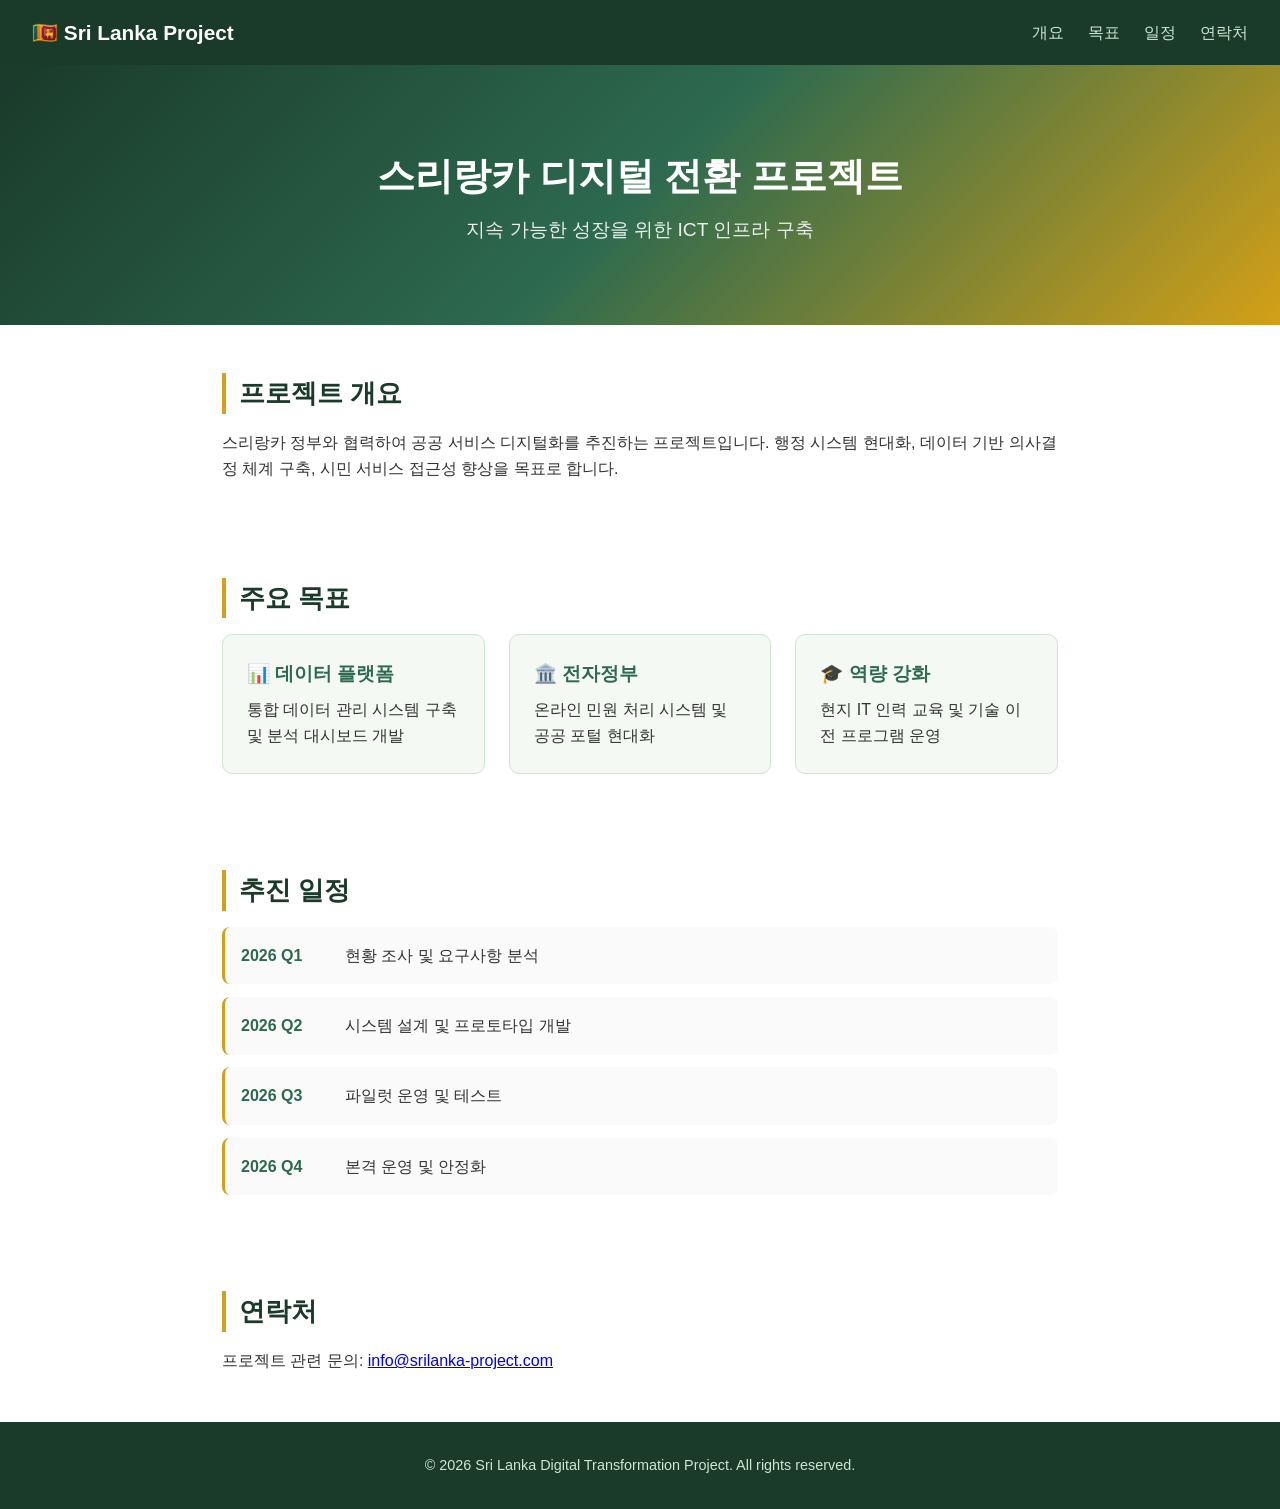
<file: index.html>
<!DOCTYPE html>
<html lang="ko">
<head>
    <meta charset="UTF-8">
    <meta name="viewport" content="width=device-width, initial-scale=1.0">
    <title>Sri Lanka Project</title>
    <link rel="stylesheet" href="style.css">
</head>
<body>
    <header>
        <nav>
            <div class="logo">🇱🇰 Sri Lanka Project</div>
            <ul>
                <li><a href="#overview">개요</a></li>
                <li><a href="#goals">목표</a></li>
                <li><a href="#timeline">일정</a></li>
                <li><a href="#contact">연락처</a></li>
            </ul>
        </nav>
    </header>

    <section class="hero">
        <h1>스리랑카 디지털 전환 프로젝트</h1>
        <p>지속 가능한 성장을 위한 ICT 인프라 구축</p>
    </section>

    <main>
        <section id="overview" class="section">
            <h2>프로젝트 개요</h2>
            <p>스리랑카 정부와 협력하여 공공 서비스 디지털화를 추진하는 프로젝트입니다. 행정 시스템 현대화, 데이터 기반 의사결정 체계 구축, 시민 서비스 접근성 향상을 목표로 합니다.</p>
        </section>

        <section id="goals" class="section">
            <h2>주요 목표</h2>
            <div class="cards">
                <div class="card">
                    <h3>📊 데이터 플랫폼</h3>
                    <p>통합 데이터 관리 시스템 구축 및 분석 대시보드 개발</p>
                </div>
                <div class="card">
                    <h3>🏛️ 전자정부</h3>
                    <p>온라인 민원 처리 시스템 및 공공 포털 현대화</p>
                </div>
                <div class="card">
                    <h3>🎓 역량 강화</h3>
                    <p>현지 IT 인력 교육 및 기술 이전 프로그램 운영</p>
                </div>
            </div>
        </section>

        <section id="timeline" class="section">
            <h2>추진 일정</h2>
            <div class="timeline">
                <div class="timeline-item">
                    <span class="date">2026 Q1</span>
                    <span class="desc">현황 조사 및 요구사항 분석</span>
                </div>
                <div class="timeline-item">
                    <span class="date">2026 Q2</span>
                    <span class="desc">시스템 설계 및 프로토타입 개발</span>
                </div>
                <div class="timeline-item">
                    <span class="date">2026 Q3</span>
                    <span class="desc">파일럿 운영 및 테스트</span>
                </div>
                <div class="timeline-item">
                    <span class="date">2026 Q4</span>
                    <span class="desc">본격 운영 및 안정화</span>
                </div>
            </div>
        </section>

        <section id="contact" class="section">
            <h2>연락처</h2>
            <p>프로젝트 관련 문의: <a href="mailto:info@srilanka-project.com">info@srilanka-project.com</a></p>
        </section>
    </main>

    <footer>
        <p>&copy; 2026 Sri Lanka Digital Transformation Project. All rights reserved.</p>
    </footer>
</body>
</html>
</file>
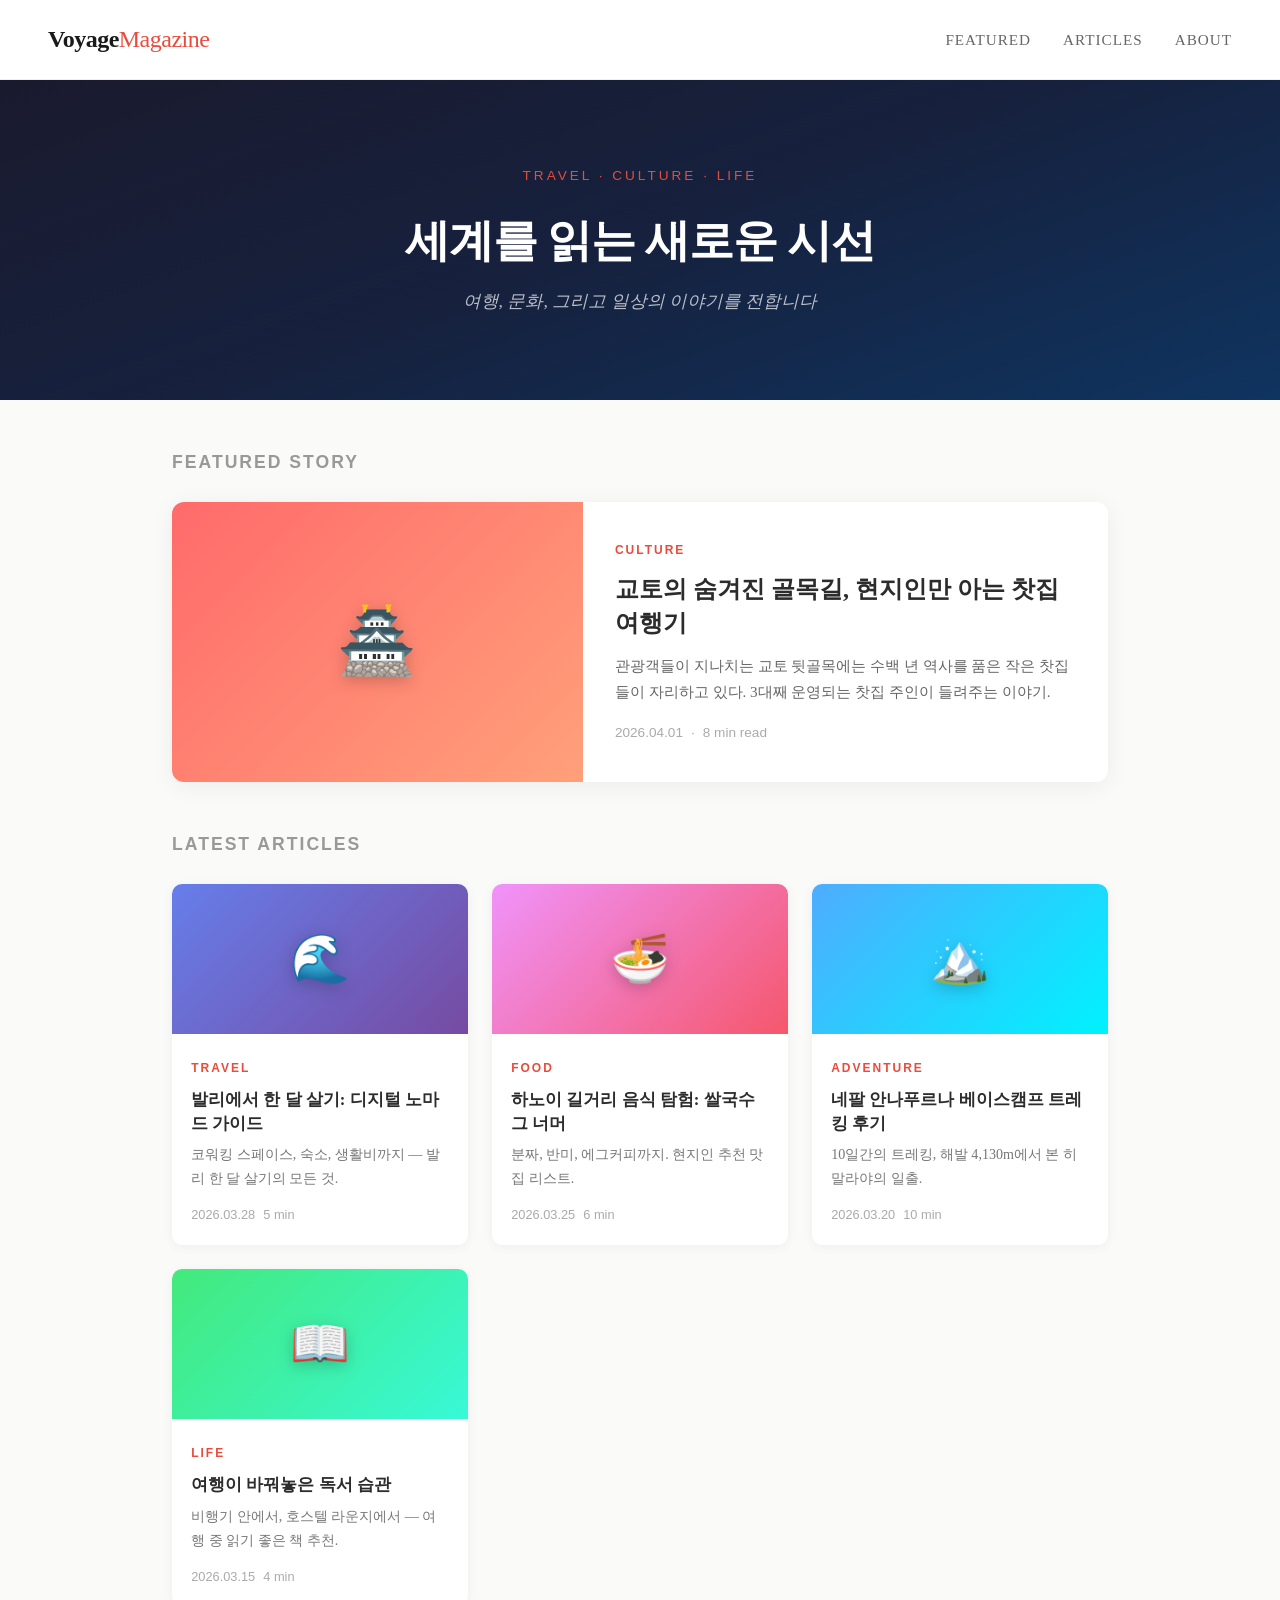
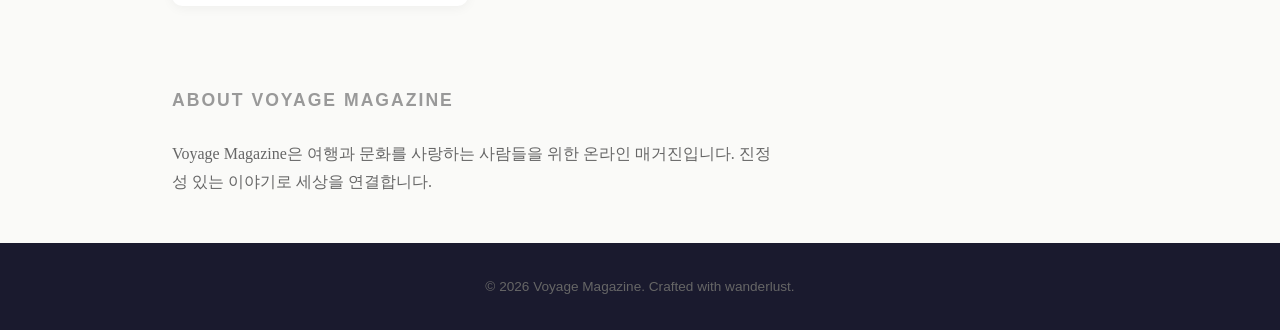
<file: blog.html>
<!DOCTYPE html>
<html lang="ko">
<head>
    <meta charset="UTF-8">
    <meta name="viewport" content="width=device-width, initial-scale=1.0">
    <title>Voyage Magazine</title>
    <link rel="stylesheet" href="blog.css">
</head>
<body>
    <header>
        <nav>
            <div class="logo">Voyage<span>Magazine</span></div>
            <ul>
                <li><a href="#featured">Featured</a></li>
                <li><a href="#articles">Articles</a></li>
                <li><a href="#about">About</a></li>
            </ul>
        </nav>
    </header>

    <section class="hero">
        <div class="hero-overlay">
            <p class="tag">TRAVEL &middot; CULTURE &middot; LIFE</p>
            <h1>세계를 읽는 새로운 시선</h1>
            <p class="subtitle">여행, 문화, 그리고 일상의 이야기를 전합니다</p>
        </div>
    </section>

    <main>
        <section id="featured" class="featured">
            <h2>Featured Story</h2>
            <article class="featured-card">
                <div class="featured-img" style="background: linear-gradient(135deg, #ff6b6b, #ffa07a);">
                    <span class="emoji-art">🏯</span>
                </div>
                <div class="featured-text">
                    <span class="category">CULTURE</span>
                    <h3>교토의 숨겨진 골목길, 현지인만 아는 찻집 여행기</h3>
                    <p>관광객들이 지나치는 교토 뒷골목에는 수백 년 역사를 품은 작은 찻집들이 자리하고 있다. 3대째 운영되는 찻집 주인이 들려주는 이야기.</p>
                    <div class="meta">
                        <span>2026.04.01</span>
                        <span>&middot;</span>
                        <span>8 min read</span>
                    </div>
                </div>
            </article>
        </section>

        <section id="articles" class="articles">
            <h2>Latest Articles</h2>
            <div class="grid">
                <article class="card">
                    <div class="card-img" style="background: linear-gradient(135deg, #667eea, #764ba2);">
                        <span class="emoji-art">🌊</span>
                    </div>
                    <div class="card-body">
                        <span class="category">TRAVEL</span>
                        <h3>발리에서 한 달 살기: 디지털 노마드 가이드</h3>
                        <p>코워킹 스페이스, 숙소, 생활비까지 — 발리 한 달 살기의 모든 것.</p>
                        <div class="meta"><span>2026.03.28</span><span>5 min</span></div>
                    </div>
                </article>

                <article class="card">
                    <div class="card-img" style="background: linear-gradient(135deg, #f093fb, #f5576c);">
                        <span class="emoji-art">🍜</span>
                    </div>
                    <div class="card-body">
                        <span class="category">FOOD</span>
                        <h3>하노이 길거리 음식 탐험: 쌀국수 그 너머</h3>
                        <p>분짜, 반미, 에그커피까지. 현지인 추천 맛집 리스트.</p>
                        <div class="meta"><span>2026.03.25</span><span>6 min</span></div>
                    </div>
                </article>

                <article class="card">
                    <div class="card-img" style="background: linear-gradient(135deg, #4facfe, #00f2fe);">
                        <span class="emoji-art">🏔️</span>
                    </div>
                    <div class="card-body">
                        <span class="category">ADVENTURE</span>
                        <h3>네팔 안나푸르나 베이스캠프 트레킹 후기</h3>
                        <p>10일간의 트레킹, 해발 4,130m에서 본 히말라야의 일출.</p>
                        <div class="meta"><span>2026.03.20</span><span>10 min</span></div>
                    </div>
                </article>

                <article class="card">
                    <div class="card-img" style="background: linear-gradient(135deg, #43e97b, #38f9d7);">
                        <span class="emoji-art">📖</span>
                    </div>
                    <div class="card-body">
                        <span class="category">LIFE</span>
                        <h3>여행이 바꿔놓은 독서 습관</h3>
                        <p>비행기 안에서, 호스텔 라운지에서 — 여행 중 읽기 좋은 책 추천.</p>
                        <div class="meta"><span>2026.03.15</span><span>4 min</span></div>
                    </div>
                </article>
            </div>
        </section>

        <section id="about" class="about">
            <h2>About Voyage Magazine</h2>
            <p>Voyage Magazine은 여행과 문화를 사랑하는 사람들을 위한 온라인 매거진입니다. 진정성 있는 이야기로 세상을 연결합니다.</p>
        </section>
    </main>

    <footer>
        <p>&copy; 2026 Voyage Magazine. Crafted with wanderlust.</p>
    </footer>
</body>
</html>
</file>
<file: style.css>
* {
    margin: 0;
    padding: 0;
    box-sizing: border-box;
}

body {
    font-family: 'Segoe UI', Tahoma, Geneva, Verdana, sans-serif;
    color: #333;
    line-height: 1.6;
}

/* Navigation */
nav {
    display: flex;
    justify-content: space-between;
    align-items: center;
    padding: 1rem 2rem;
    background: #1a3a2a;
    color: #fff;
    position: sticky;
    top: 0;
    z-index: 100;
}

.logo {
    font-size: 1.3rem;
    font-weight: 700;
}

nav ul {
    display: flex;
    list-style: none;
    gap: 1.5rem;
}

nav a {
    color: #cde6d0;
    text-decoration: none;
    transition: color 0.2s;
}

nav a:hover {
    color: #fff;
}

/* Hero */
.hero {
    background: linear-gradient(135deg, #1a3a2a 0%, #2d6a4f 50%, #d4a017 100%);
    color: #fff;
    text-align: center;
    padding: 5rem 2rem;
}

.hero h1 {
    font-size: 2.4rem;
    margin-bottom: 0.5rem;
}

.hero p {
    font-size: 1.2rem;
    opacity: 0.9;
}

/* Sections */
.section {
    max-width: 900px;
    margin: 0 auto;
    padding: 3rem 2rem;
}

.section h2 {
    font-size: 1.6rem;
    color: #1a3a2a;
    margin-bottom: 1rem;
    border-left: 4px solid #d4a017;
    padding-left: 0.8rem;
}

/* Cards */
.cards {
    display: grid;
    grid-template-columns: repeat(auto-fit, minmax(220px, 1fr));
    gap: 1.5rem;
    margin-top: 1rem;
}

.card {
    background: #f4f9f4;
    border: 1px solid #cde6d0;
    border-radius: 10px;
    padding: 1.5rem;
    transition: transform 0.2s, box-shadow 0.2s;
}

.card:hover {
    transform: translateY(-4px);
    box-shadow: 0 6px 20px rgba(0, 0, 0, 0.1);
}

.card h3 {
    margin-bottom: 0.5rem;
    color: #2d6a4f;
}

/* Timeline */
.timeline {
    margin-top: 1rem;
    display: flex;
    flex-direction: column;
    gap: 0.8rem;
}

.timeline-item {
    display: flex;
    align-items: center;
    gap: 1.5rem;
    padding: 1rem;
    background: #fafafa;
    border-radius: 8px;
    border-left: 3px solid #d4a017;
}

.timeline-item .date {
    font-weight: 700;
    color: #2d6a4f;
    min-width: 80px;
}

/* Footer */
footer {
    text-align: center;
    padding: 2rem;
    background: #1a3a2a;
    color: #cde6d0;
    font-size: 0.9rem;
}

/* Responsive */
@media (max-width: 600px) {
    .hero h1 {
        font-size: 1.6rem;
    }

    nav {
        flex-direction: column;
        gap: 0.5rem;
    }

    nav ul {
        gap: 1rem;
        font-size: 0.9rem;
    }
}
</file>
<file: blog.css>
* {
    margin: 0;
    padding: 0;
    box-sizing: border-box;
}

body {
    font-family: 'Georgia', 'Noto Serif KR', serif;
    color: #2c2c2c;
    background: #fafaf8;
    line-height: 1.7;
}

/* Navigation */
nav {
    display: flex;
    justify-content: space-between;
    align-items: center;
    padding: 1.2rem 3rem;
    background: #fff;
    border-bottom: 1px solid #eee;
    position: sticky;
    top: 0;
    z-index: 100;
}

.logo {
    font-size: 1.5rem;
    font-weight: 700;
    color: #1a1a1a;
    letter-spacing: -0.5px;
}

.logo span {
    color: #e74c3c;
    font-weight: 400;
}

nav ul {
    display: flex;
    list-style: none;
    gap: 2rem;
}

nav a {
    color: #666;
    text-decoration: none;
    font-size: 0.95rem;
    text-transform: uppercase;
    letter-spacing: 1px;
    transition: color 0.2s;
}

nav a:hover {
    color: #e74c3c;
}

/* Hero */
.hero {
    background: linear-gradient(160deg, #1a1a2e 0%, #16213e 50%, #0f3460 100%);
    color: #fff;
    min-height: 320px;
    display: flex;
    align-items: center;
    justify-content: center;
}

.hero-overlay {
    text-align: center;
    padding: 4rem 2rem;
}

.hero .tag {
    font-size: 0.85rem;
    letter-spacing: 3px;
    color: #e74c3c;
    margin-bottom: 1rem;
    font-family: sans-serif;
}

.hero h1 {
    font-size: 2.8rem;
    font-weight: 700;
    margin-bottom: 0.5rem;
    letter-spacing: -1px;
}

.hero .subtitle {
    font-size: 1.1rem;
    opacity: 0.7;
    font-style: italic;
}

/* Sections */
main {
    max-width: 1000px;
    margin: 0 auto;
    padding: 0 2rem;
}

h2 {
    font-size: 1.1rem;
    text-transform: uppercase;
    letter-spacing: 2px;
    color: #999;
    margin: 3rem 0 1.5rem;
    font-family: sans-serif;
    font-weight: 600;
}

/* Featured */
.featured-card {
    display: grid;
    grid-template-columns: 1fr 1.2fr;
    gap: 2rem;
    background: #fff;
    border-radius: 12px;
    overflow: hidden;
    box-shadow: 0 4px 24px rgba(0, 0, 0, 0.06);
}

.featured-img {
    min-height: 280px;
    display: flex;
    align-items: center;
    justify-content: center;
}

.emoji-art {
    font-size: 4rem;
    filter: drop-shadow(0 4px 8px rgba(0,0,0,0.2));
}

.featured-text {
    padding: 2rem 2rem 2rem 0;
    display: flex;
    flex-direction: column;
    justify-content: center;
}

.featured-text h3 {
    font-size: 1.5rem;
    margin: 0.8rem 0;
    line-height: 1.4;
}

.featured-text p {
    color: #666;
    font-size: 0.95rem;
}

.category {
    font-family: sans-serif;
    font-size: 0.75rem;
    letter-spacing: 2px;
    color: #e74c3c;
    font-weight: 700;
}

.meta {
    display: flex;
    gap: 0.5rem;
    color: #aaa;
    font-size: 0.85rem;
    margin-top: 1rem;
    font-family: sans-serif;
}

/* Article Grid */
.grid {
    display: grid;
    grid-template-columns: repeat(auto-fill, minmax(220px, 1fr));
    gap: 1.5rem;
}

.card {
    background: #fff;
    border-radius: 10px;
    overflow: hidden;
    box-shadow: 0 2px 12px rgba(0, 0, 0, 0.05);
    transition: transform 0.2s, box-shadow 0.2s;
    cursor: pointer;
}

.card:hover {
    transform: translateY(-6px);
    box-shadow: 0 8px 30px rgba(0, 0, 0, 0.1);
}

.card-img {
    height: 150px;
    display: flex;
    align-items: center;
    justify-content: center;
}

.card-img .emoji-art {
    font-size: 3rem;
}

.card-body {
    padding: 1.2rem;
}

.card-body h3 {
    font-size: 1.05rem;
    margin: 0.5rem 0;
    line-height: 1.4;
}

.card-body p {
    color: #777;
    font-size: 0.88rem;
}

.card-body .meta {
    margin-top: 0.8rem;
    font-size: 0.8rem;
}

/* About */
.about {
    padding: 2rem 0 3rem;
}

.about p {
    color: #666;
    max-width: 600px;
    font-size: 1rem;
}

/* Footer */
footer {
    text-align: center;
    padding: 2rem;
    background: #1a1a2e;
    color: #666;
    font-size: 0.85rem;
    font-family: sans-serif;
}

/* Responsive */
@media (max-width: 700px) {
    nav {
        padding: 1rem 1.5rem;
    }

    .hero h1 {
        font-size: 1.8rem;
    }

    .featured-card {
        grid-template-columns: 1fr;
    }

    .featured-text {
        padding: 1.5rem;
    }

    .grid {
        grid-template-columns: 1fr;
    }
}
</file>
